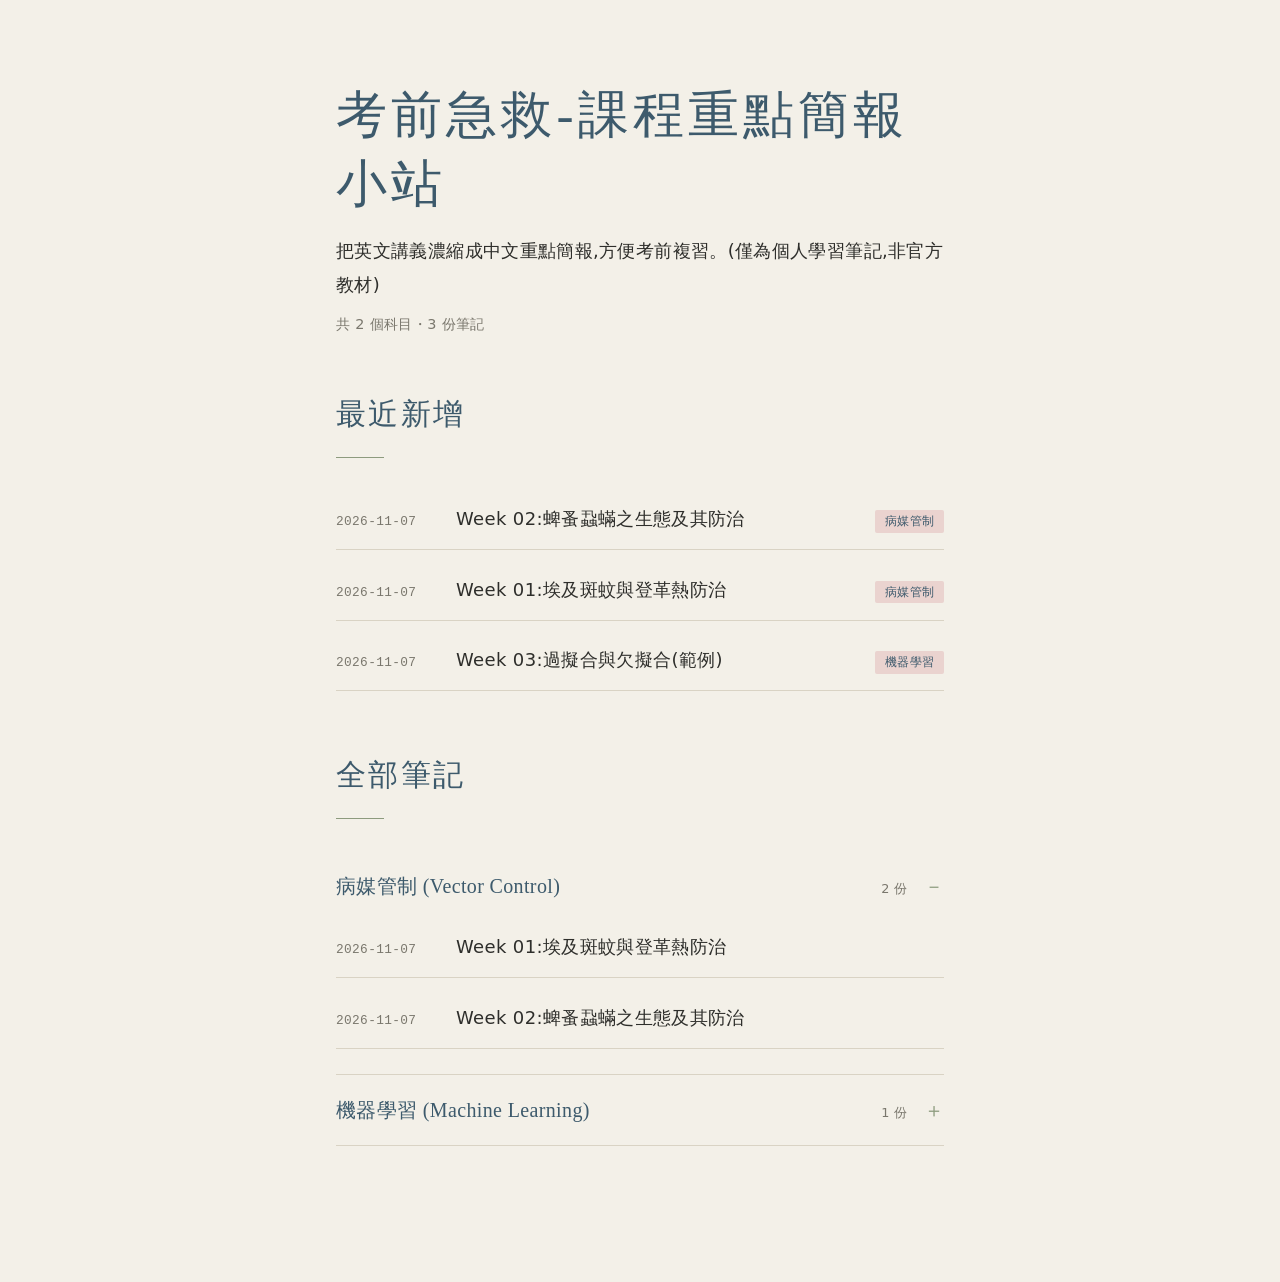
<file: index.html>
<!DOCTYPE html>
<html lang="zh-TW">
<head>
  <meta charset="UTF-8">
  <meta name="viewport" content="width=device-width, initial-scale=1">
  <title>考前急救-課程重點簡報小站</title>
  <link rel="stylesheet" href="css/slides.css">
</head>
<body>
  <main class="page">
    <h1>考前急救-課程重點簡報小站</h1>
    <p class="lead">把英文講義濃縮成中文重點簡報,方便考前複習。(僅為個人學習筆記,非官方教材)</p>
    <p class="stats">共 2 個科目・3 份筆記</p>

    <section class="recent">
      <h2>最近新增</h2>
      <ul class="week-list">
        <li>
          <a href="subjects/vector-control/week-02-intro.html">
            <span class="date">2026-11-07</span>
            <span class="title">Week 02:蜱蚤蝨蟎之生態及其防治</span>
            <span class="tag">病媒管制</span>
          </a>
        </li>
        <li>
          <a href="subjects/vector-control/week-01-intro.html">
            <span class="date">2026-11-07</span>
            <span class="title">Week 01:埃及斑蚊與登革熱防治</span>
            <span class="tag">病媒管制</span>
          </a>
        </li>
        <li>
          <a href="subjects/machine-learning/week-03-overfitting.html">
            <span class="date">2026-11-07</span>
            <span class="title">Week 03:過擬合與欠擬合(範例)</span>
            <span class="tag">機器學習</span>
          </a>
        </li>
      </ul>
    </section>

    <section class="all-notes">
      <h2>全部筆記</h2>

      <details class="subject" open>
        <summary>病媒管制 (Vector Control)<span class="count">2 份</span></summary>
        <ul class="week-list">
          <li>
            <a href="subjects/vector-control/week-01-intro.html">
              <span class="date">2026-11-07</span>
              <span class="title">Week 01:埃及斑蚊與登革熱防治</span>
            </a>
          </li>
          <li>
            <a href="subjects/vector-control/week-02-intro.html">
              <span class="date">2026-11-07</span>
              <span class="title">Week 02:蜱蚤蝨蟎之生態及其防治</span>
            </a>
          </li>
        </ul>
      </details>

      <details class="subject">
        <summary>機器學習 (Machine Learning)<span class="count">1 份</span></summary>
        <ul class="week-list">
          <li>
            <a href="subjects/machine-learning/week-03-overfitting.html">
              <span class="date">2026-11-07</span>
              <span class="title">Week 03:過擬合與欠擬合(範例)</span>
            </a>
          </li>
        </ul>
      </details>
    </section>
  </main>
</body>
</html>
</file>
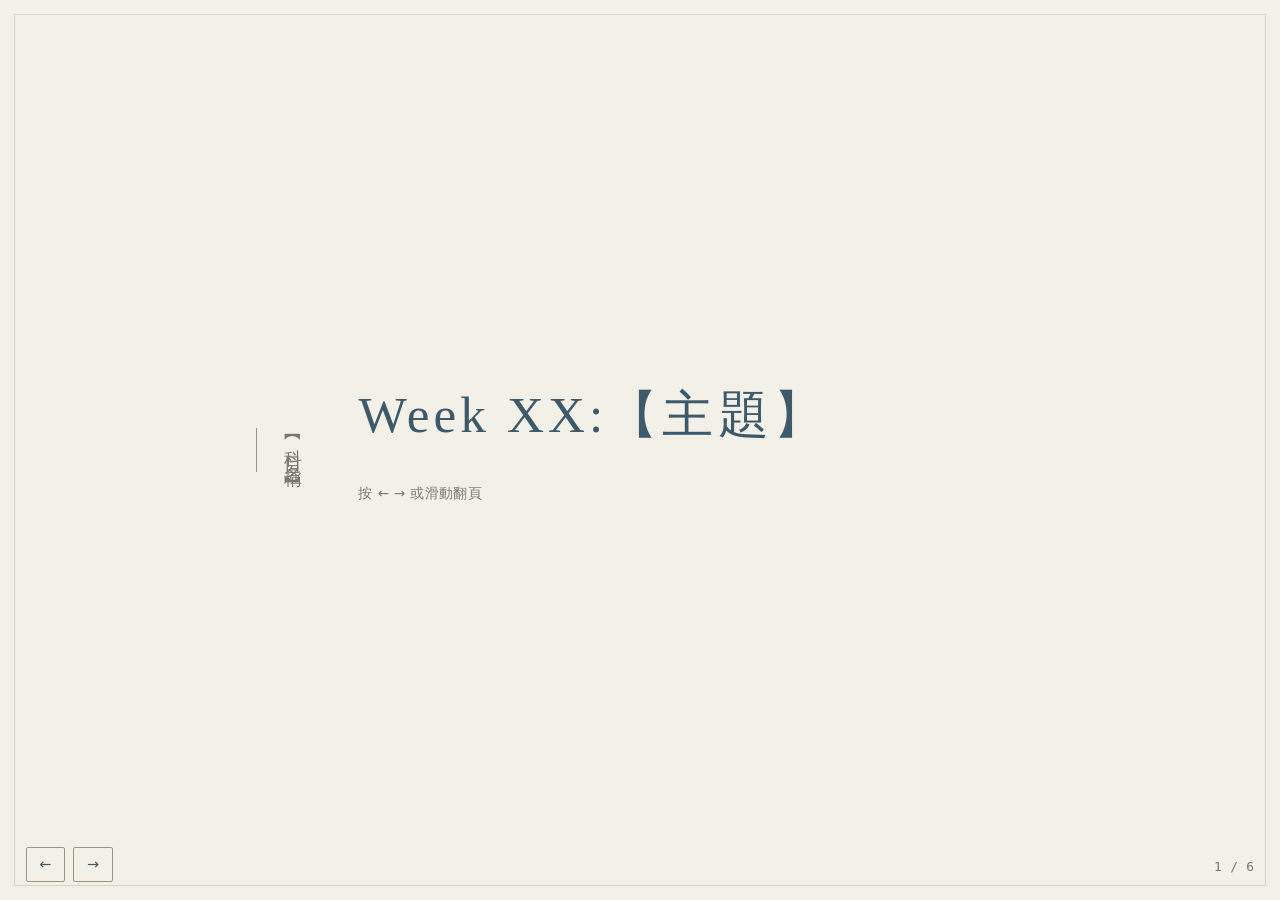
<file: subjects/_template.html>
<!DOCTYPE html>
<html lang="zh-TW">
<head>
  <meta charset="UTF-8">
  <meta name="viewport" content="width=device-width, initial-scale=1">
  <title>【科目】Week XX【主題】｜課程重點簡報</title>
  <link rel="stylesheet" href="../../css/slides.css">
</head>
<body>

  <section class="slide cover">
    <div class="titles">
      <h1>Week XX:【主題】</h1>
      <p class="hint">按 ← → 或滑動翻頁</p>
    </div>
    <p class="course">【科目名稱】</p>
  </section>

  <section class="slide">
    <h2>本週學習目標</h2>
    <ul>
      <li>【】</li>
    </ul>
    <span class="source">原 PPT p.【】</span>
  </section>

  <section class="slide concept">
    <h2>【概念名稱】(English Term)</h2>
    <ul>
      <li>【】</li>
    </ul>
    <span class="source">原 PPT p.【】–【】</span>
  </section>

  <section class="slide">
    <h2>術語表</h2>
    <table>
      <tr><th>English</th><th>中文</th><th>一句話解釋</th></tr>
      <tr><td>【】</td><td>【】</td><td>【】</td></tr>
    </table>
  </section>

  <!-- 有圖版型:需要附圖時,把概念投影片改成這個格式(見 CLAUDE.md 第 6 節) -->
  <!--
  <section class="slide concept with-figure">
    <h2>【概念名稱】</h2>
    <ul><li>【】</li></ul>
    <figure>
      <img src="../../assets/【科目】/week-XX/fig-01.webp" alt="【描述圖片內容】" loading="lazy">
      <figcaption>圖 1:【一句話說明】</figcaption>
    </figure>
    <span class="source">原 PPT p.【】</span>
  </section>
  -->

  <section class="slide must-know">
    <h2>考前必背<span class="seal">必背</span></h2>
    <ol>
      <li>【】</li>
    </ol>
  </section>

  <section class="slide quiz">
    <h2>自我測驗</h2>
    <details>
      <summary>Q1:【問題】</summary>
      <p>【答案】</p>
    </details>
    <p><a href="../../index.html">返回目錄</a></p>
  </section>

  <script src="../../js/slides.js"></script>
</body>
</html>
</file>
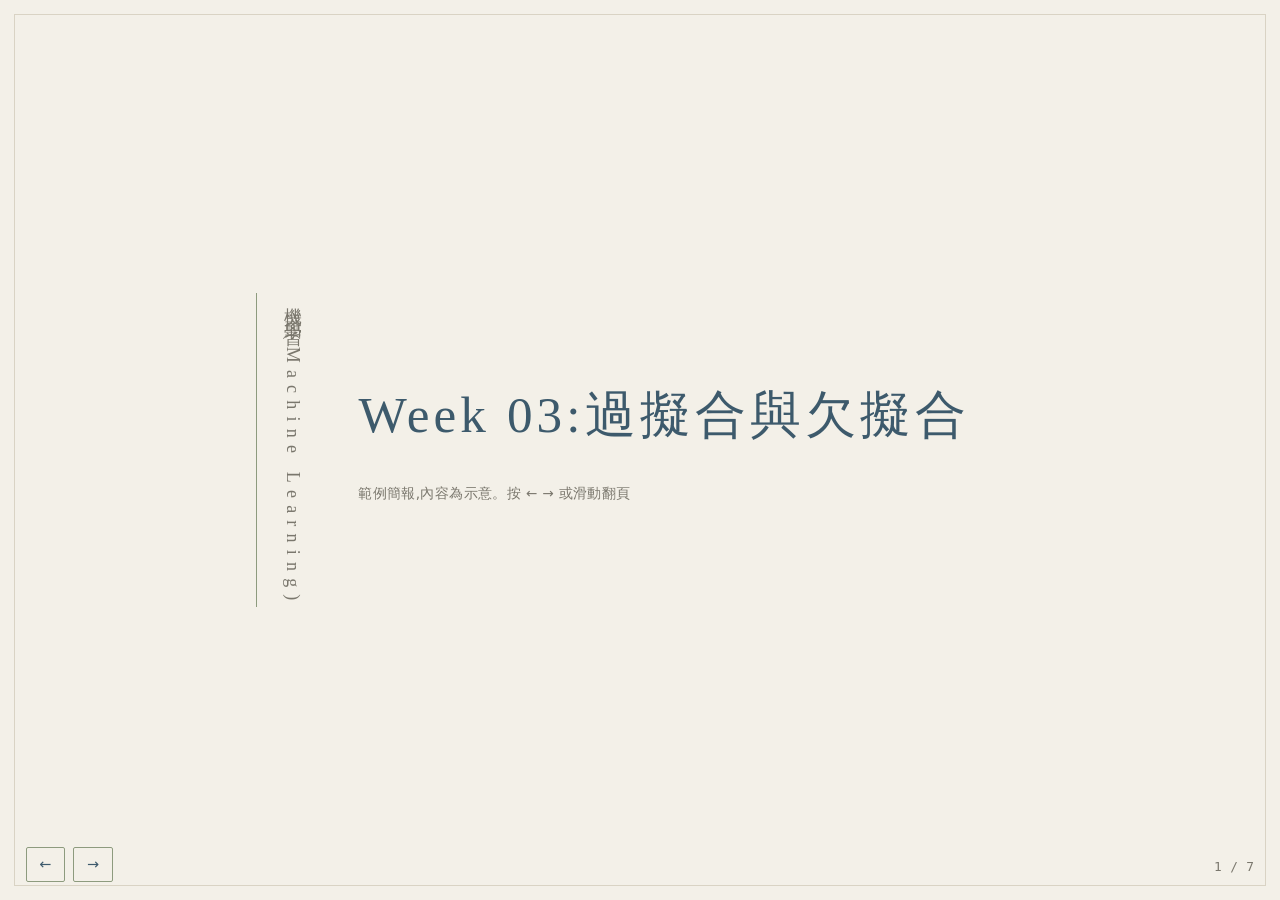
<file: subjects/machine-learning/week-03-overfitting.html>
<!DOCTYPE html>
<html lang="zh-TW">
<head>
  <meta charset="UTF-8">
  <meta name="viewport" content="width=device-width, initial-scale=1">
  <title>機器學習 Week 03 過擬合｜課程重點簡報</title>
  <link rel="stylesheet" href="../../css/slides.css">
</head>
<body>

  <section class="slide cover">
    <div class="titles">
      <h1>Week 03:過擬合與欠擬合</h1>
      <p class="hint">範例簡報,內容為示意。按 ← → 或滑動翻頁</p>
    </div>
    <p class="course">機器學習 (Machine Learning)</p>
  </section>

  <section class="slide">
    <h2>本週學習目標</h2>
    <ul>
      <li>分辨過擬合 (Overfitting) 與欠擬合 (Underfitting)</li>
      <li>能由訓練與驗證誤差判斷模型狀態</li>
      <li>認識常見的解決方法</li>
    </ul>
    <span class="source">原 PPT p.2–3</span>
  </section>

  <section class="slide concept with-figure">
    <h2>過擬合 (Overfitting)</h2>
    <ul>
      <li>定義:模型連訓練資料的雜訊都學進去,新資料表現變差</li>
      <li>徵兆:訓練誤差很低,驗證誤差很高</li>
      <li>成因:模型太複雜、資料太少</li>
    </ul>
    <figure>
      <img src="../../assets/machine-learning/week-03/fig-01.svg" alt="散點圖:紅色折線穿過每個資料點代表過擬合,綠色平滑曲線代表適當的模型" loading="lazy">
      <figcaption>圖 1:過擬合的模型會緊貼每個訓練點(示意圖,自行繪製)</figcaption>
    </figure>
    <span class="source">原 PPT p.12–25</span>
  </section>

  <section class="slide">
    <h2>三種狀態比較</h2>
    <table>
      <tr><th></th><th>欠擬合</th><th>適當</th><th>過擬合</th></tr>
      <tr><td>訓練誤差</td><td>高</td><td>低</td><td>很低</td></tr>
      <tr><td>驗證誤差</td><td>高</td><td>低</td><td>高</td></tr>
      <tr><td>模型複雜度</td><td>太低</td><td>剛好</td><td>太高</td></tr>
    </table>
    <span class="source">原 PPT p.26–30</span>
  </section>

  <section class="slide">
    <h2>術語表</h2>
    <table>
      <tr><th>English</th><th>中文</th><th>一句話解釋</th></tr>
      <tr><td>Regularization</td><td>正規化</td><td>對模型複雜度加上懲罰</td></tr>
      <tr><td>Early Stopping</td><td>提早停止</td><td>驗證誤差開始上升就停止訓練</td></tr>
    </table>
    <span class="source">原 PPT p.31–45</span>
  </section>

  <section class="slide must-know">
    <h2>考前必背<span class="seal">必背</span></h2>
    <ol>
      <li>過擬合 = 訓練好、測試差</li>
      <li>解法:增加資料、降低複雜度、Regularization、Early Stopping</li>
      <li>訓練、驗證、測試集用途不可混用</li>
    </ol>
  </section>

  <section class="slide quiz">
    <h2>自我測驗</h2>
    <details>
      <summary>Q1:訓練誤差 2%、驗證誤差 25%,可能發生什麼問題?</summary>
      <p>過擬合。模型記住了訓練資料,無法泛化到新資料。</p>
    </details>
    <p><a href="../../index.html">返回目錄</a></p>
  </section>

  <script src="../../js/slides.js"></script>
</body>
</html>
</file>
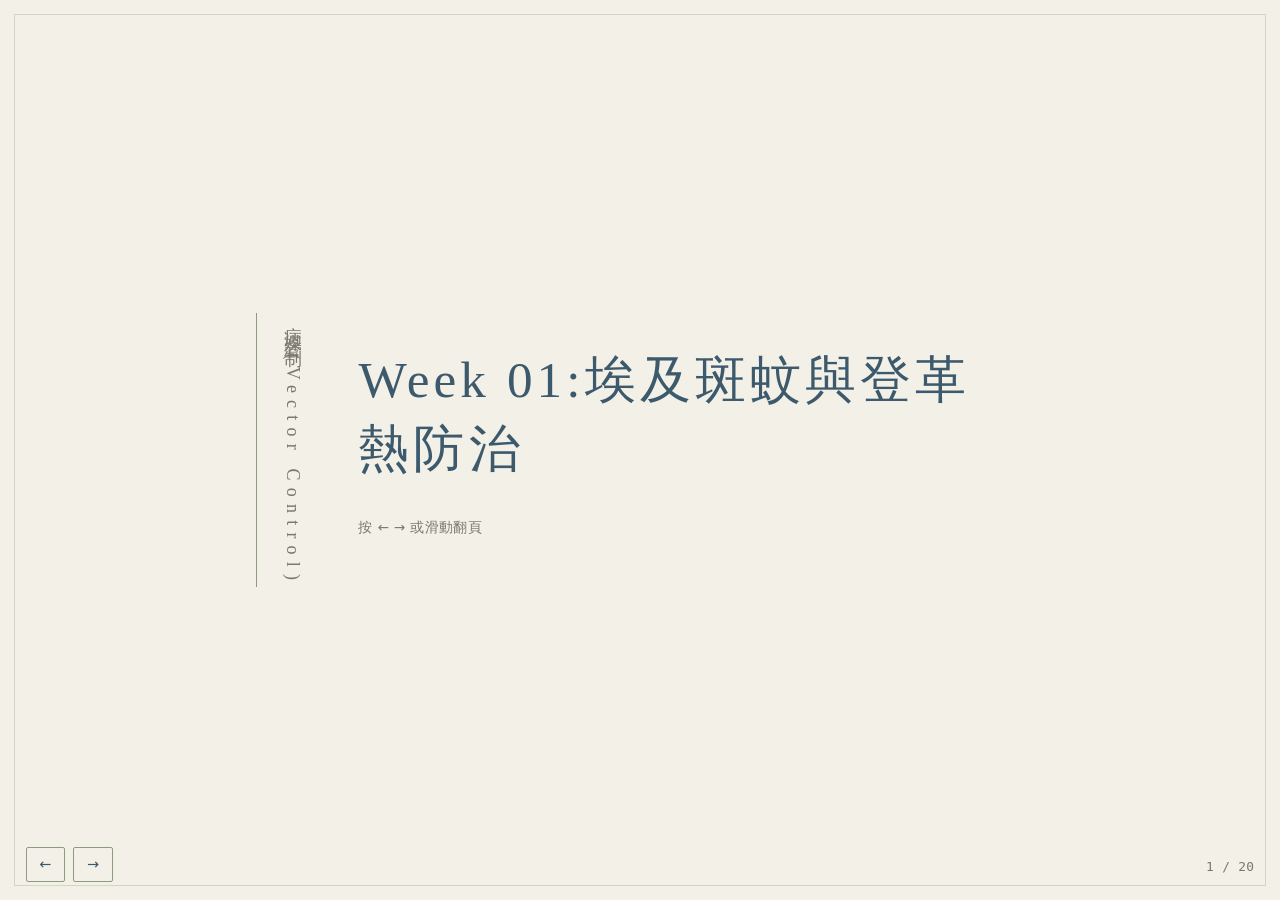
<file: subjects/vector-control/week-01-intro.html>
<!DOCTYPE html>
<html lang="zh-TW">
<head>
  <meta charset="UTF-8">
  <meta name="viewport" content="width=device-width, initial-scale=1">
  <title>病媒管制 Week 01 埃及斑蚊與登革熱防治｜課程重點簡報</title>
  <link rel="stylesheet" href="../../css/slides.css">
</head>
<body>

  <!-- 1 封面 -->
  <section class="slide cover">
    <div class="titles">
      <h1>Week 01:埃及斑蚊與登革熱防治</h1>
      <p class="hint">按 ← → 或滑動翻頁</p>
    </div>
    <p class="course">病媒管制 (Vector Control)</p>
  </section>

  <!-- 2 學習目標 -->
  <section class="slide">
    <h2>本週學習目標</h2>
    <ul>
      <li>說明傳統防治的侷限與新策略的需求</li>
      <li>比較基因改造蚊的 effector 與 driver gene</li>
      <li>理解登革病毒機械性傳播及其證據</li>
      <li>說明 Wolbachia、CI 與抑制型、取代型差異</li>
      <li>了解國際成效與台灣推動的挑戰</li>
    </ul>
    <span class="source">原 PPT p.2–98、101–174</span>
  </section>

  <!-- 3 背景與傳統防治 -->
  <section class="slide concept">
    <h2>背景與傳統防治的侷限</h2>
    <ul>
      <li>登革熱:RNA 病毒,由 Aedes 蚊傳播;每年感染逾 1 億人、死亡逾 5 萬人 (待確認)</li>
      <li>登革病毒有 4 種血清型 (DEN1–4),皆可造成完整病程</li>
      <li>病媒:埃及斑蚊 (Aedes aegypti)、白線斑蚊 (Aedes albopictus)</li>
      <li>噴藥除蚊:蚊子產生抗藥性,且影響非目標物種</li>
      <li>孳生源清除 (Source reduction) 為基本做法,但尚無藥物與疫苗</li>
    </ul>
    <!-- TODO: fig-01 原 PPT p.5(精確結構:埃及斑蚊/白線斑蚊,待提供裁切圖)
    把本張改為 class="slide concept with-figure" 並加入:
    <figure>
      <img src="../../assets/vector-control/week-01/fig-01.webp" alt="埃及斑蚊與白線斑蚊外觀比較" loading="lazy">
      <figcaption>圖 1:兩種主要病媒蚊的外觀差異</figcaption>
    </figure> -->
    <span class="source">原 PPT p.2–8(圖見原 PPT p.5)</span>
  </section>

  <!-- 4 基因改造策略總覽 -->
  <section class="slide concept with-figure">
    <h2>基因改造策略總覽:合成抗病原蚊群</h2>
    <ul>
      <li>目標:使野生蚊群逐代轉為不傳播疾病的族群</li>
      <li>需要兩部分:效應基因 (Effector gene) 與基因驅動 (Driver gene)</li>
      <li>Effector gene:賦予病毒抗性;Driver gene:把它散播進族群</li>
      <li>解法:將病原抗性連結到自私遺傳元件 (Selfish genetic element)</li>
      <li>Effector 兩條路線:針對登革基因體或蚊基因、改變尋宿行為</li>
    </ul>
    <figure>
      <img src="../../assets/vector-control/week-01/fig-02.svg" alt="示意圖:帶病原抗性的自私遺傳元件加上傳播疾病的野生族群,經過數個世代後族群轉為不傳播疾病" loading="lazy">
      <figcaption>圖 2:合成抗病原蚊群的概念(示意圖)</figcaption>
    </figure>
    <span class="source">原 PPT p.9–12、25、37、46</span>
  </section>

  <!-- 5 Effector 1:miRNA -->
  <section class="slide concept">
    <h2>Effector ①:抗病毒 microRNA 蚊</h2>
    <ul>
      <li>以多個 microRNA 同時抑制單一或多個登革病毒基因體</li>
      <li>microRNA 由血餐誘導啟動子 (Blood meal induced promoter) 驅動</li>
      <li>抗四型登革的「all in one 8-miR」轉基因蚊,具抗 DENV 表現型</li>
      <li>Aedes 為登革、屈公病 (CHIKV)、Zika 三種病毒的主要病媒</li>
      <li>同一策略延伸至 anti-CHIKV 與 anti-ZIKV 蚊,後者可阻止病毒傳播</li>
    </ul>
    <span class="source">原 PPT p.13–24</span>
  </section>

  <!-- 6 Effector 1:GCTL-3 -->
  <section class="slide concept">
    <h2>Effector ①:C 型凝集素 GCTL-3</h2>
    <ul>
      <li>C-type lectin:具糖結合活性,參與先天免疫與病毒致病</li>
      <li>埃及斑蚊基因體中有 27 個 C-type lectin 蛋白</li>
      <li>敲低 mosGCTL-3 可抑制四型登革複製,且可與 DENV-2 交互作用</li>
      <li>以 CRISPR/Cas9 製作 GCTL3 突變蚊,用 eGFP 標記篩選</li>
      <li>突變蚊血餐後第 7 天,DENV 病毒量下降</li>
    </ul>
    <span class="source">原 PPT p.26–36</span>
  </section>

  <!-- 7 Effector 2:尋宿行為 -->
  <section class="slide concept">
    <h2>Effector ②:改變尋宿行為</h2>
    <ul>
      <li>蚊子以氣味找人;indole 天然存在於人類糞便</li>
      <li>OBP4 對 indole 親和力高於 OBP1,兩者共位於感覺毛 (Sensilla)</li>
      <li>OBP1、OBP4 對 Anopheles gambiae 感知 indole 同樣重要</li>
      <li>於埃及斑蚊敲除 OBP (OBP1、OBP34、OBP39),影響尋宿行為</li>
      <li>以自動記錄裝置量化尋宿行為,人工環境可重現</li>
    </ul>
    <span class="source">原 PPT p.38–45</span>
  </section>

  <!-- 8 Medea -->
  <section class="slide concept with-figure">
    <h2>基因驅動:Medea</h2>
    <ul>
      <li>Medea:赤擬穀盜 (Tribolium castaneum) 的天然母體自私元件</li>
      <li>非孟德爾遺傳:後代遺傳率 100%(孟德爾為 50%)</li>
      <li>合成 Medea:母體毒素 microRNA 阻斷必要基因,胚胎期表現解藥</li>
      <li>三要素:母體啟動子、早期合子啟動子、毒素與解藥的標的基因</li>
      <li>以 Drosophila 資料定義母體專一基因,並以 shRNAi 靶向 Dah</li>
    </ul>
    <figure>
      <img src="../../assets/vector-control/week-01/fig-03.svg" alt="示意圖:母體毒素於卵發生期阻斷必要基因,帶合子解藥基因的胚胎存活,不帶者死亡" loading="lazy">
      <figcaption>圖 3:Medea 的毒素與解藥概念(示意圖,待確認)</figcaption>
    </figure>
    <span class="source">原 PPT p.47–57</span>
  </section>

  <!-- 9 機械傳播原理 -->
  <section class="slide concept">
    <h2>機械性傳播的原理 (Mechanical transmission)</h2>
    <ul>
      <li>病原傳播途徑:接觸、飛沫、空氣、病媒 (昆蟲)</li>
      <li>生物性病媒 (Biological vector):病原在其體內參與生活史</li>
      <li>機械性病媒 (Mechanical vector):僅攜帶並傳遞病原</li>
      <li>蚊子口器 (Proboscis) 有雙向液體交換</li>
      <li>已知機械傳播:fowl pox、myxomatosis;登革病毒呢?</li>
    </ul>
    <!-- TODO: fig-04 原 PPT p.63(精確結構:蚊子口器剖面,待提供裁切圖)
    把本張改為 class="slide concept with-figure" 並加入:
    <figure>
      <img src="../../assets/vector-control/week-01/fig-04.webp" alt="蚊子口器與液體交換方向示意" loading="lazy">
      <figcaption>圖 4:蚊子口器構造</figcaption>
    </figure> -->
    <span class="source">原 PPT p.58–64(圖見原 PPT p.63)</span>
  </section>

  <!-- 10 EIP 與群聚 -->
  <section class="slide concept with-figure">
    <h2>EIP 與群聚現象</h2>
    <ul>
      <li>台灣 2014、2015 年兩次大流行;TW2015 株毒力與蚊媒傳播力皆高</li>
      <li>理論:EIP 8–12 天 + IIP 3–14 天,人傳人需 11–26 天</li>
      <li>理論上群聚間隔至少 11 天;實際 85% 相隔不到 5 天</li>
      <li>理論上群聚應多在 100 m 內,實際僅 67/397 (16%)</li>
      <li>田間捕獲的埃及斑蚊,登革陽性率僅 0.5–2%</li>
    </ul>
    <figure>
      <img src="../../assets/vector-control/week-01/fig-05.svg" alt="示意圖:感染者被蚊叮咬後,經蚊體內 EIP 8 至 12 天,再叮咬另一人,人體內 IIP 3 至 14 天" loading="lazy">
      <figcaption>圖 5:EIP 與 IIP 的時間關係(示意圖)</figcaption>
    </figure>
    <figure>
      <img src="../../assets/vector-control/week-01/fig-06.svg" alt="示意圖:三個群聚的房屋落在半徑 100 公尺的範圍內" loading="lazy">
      <figcaption>圖 6:理論上群聚多落在 100 m 內(示意圖)</figcaption>
    </figure>
    <span class="source">原 PPT p.65–83</span>
  </section>

  <!-- 11 機械傳播實驗與模型 -->
  <section class="slide concept">
    <h2>機械傳播的實驗與模型</h2>
    <ul>
      <li>TW2015 DENV 可經共用針具在 AGB6 小鼠間傳播</li>
      <li>被 DENV 暴露的埃及斑蚊叮咬 4 次可感染小鼠,最少僅需 2 次</li>
      <li>口器 (Proboscis) 殘留的 DENV 可介導機械傳播</li>
      <li>數學模型比較「僅標準傳播」與「標準 + 機械傳播」</li>
      <li>結論:EIP 可能非必要;機制或適用 Zika、瘧疾</li>
    </ul>
    <span class="source">原 PPT p.84–98</span>
  </section>

  <!-- 12 台灣流行病學與 WHO 工具 -->
  <section class="slide concept">
    <h2>台灣流行病學與 WHO 評估工具</h2>
    <ul>
      <li>南部為埃及斑蚊主要棲地,主要傳播登革與 Zika</li>
      <li>1998–2016:78,022 例中約 96% 來自南部三市</li>
      <li>1998–2018:98.4% 來自南部三縣市;2018 年 92% 非南部</li>
      <li>WHO 於 2016 年 3 月審查五種病媒控制工具</li>
      <li>五種:Wolbachia、OX513A、昆蟲不育技術、媒介陷阱、毒糖餌</li>
    </ul>
    <!-- TODO: fig-07 原 PPT p.101(精確結構:台灣南部地圖,待提供裁切圖,可選)
    把本張改為 class="slide concept with-figure" 並加入:
    <figure>
      <img src="../../assets/vector-control/week-01/fig-07.webp" alt="台灣南部三市登革熱病例分布地圖" loading="lazy">
      <figcaption>圖 7:登革熱病例集中於南部三市</figcaption>
    </figure> -->
    <span class="source">原 PPT p.101–105(圖見原 PPT p.101)</span>
  </section>

  <!-- 13 Wolbachia 與 CI -->
  <section class="slide concept with-figure">
    <h2>沃爾巴克氏體 (Wolbachia) 與 CI</h2>
    <ul>
      <li>天然存在的細菌,生活在昆蟲細胞內</li>
      <li>約 60% 昆蟲種類帶有;埃及斑蚊本身沒有</li>
      <li>經卵傳給後代;對人類、動物與環境安全</li>
      <li>效應:抗病毒、縮短宿主壽命、調控生殖 (細胞質不相容性 CI)</li>
      <li>不是基因改造、不是不孕雄蚊釋放、不是物種根除</li>
    </ul>
    <figure>
      <img src="../../assets/vector-control/week-01/fig-08.svg" alt="示意圖:雄蚊帶 Wolbachia、雌蚊不帶時胚胎無法孵化,其餘三種交配組合正常孵化" loading="lazy">
      <figcaption>圖 8:細胞質不相容性 (CI) 的交配組合(示意圖)</figcaption>
    </figure>
    <span class="source">原 PPT p.107–111、154、167</span>
  </section>

  <!-- 14 兩種策略與量產 -->
  <section class="slide concept with-figure">
    <h2>兩種防治策略與蚊子量產</h2>
    <ul>
      <li>族群抑制 (Suppression):僅釋放帶菌雄蚊,與野生雌蚊交配無子代</li>
      <li>族群取代 (Replacement):雌雄皆釋放,逐漸取代野生族群</li>
      <li>抑制型需雌雄分離:利用公母蛹性腺發育時間差,X 光破壞雌性性腺</li>
      <li>雌蛹比雄蛹大;分選法含蛹大小、成蚊型態、基因標記</li>
      <li>新加坡 2016–2019 自行開發量產機器與技術</li>
    </ul>
    <figure>
      <img src="../../assets/vector-control/week-01/fig-09.svg" alt="示意圖:持續釋放帶 Wolbachia 雄蚊,蚊群數量隨時間下降" loading="lazy">
      <figcaption>圖 9:族群抑制的蚊群變化(示意圖)</figcaption>
    </figure>
    <figure>
      <img src="../../assets/vector-control/week-01/fig-10.svg" alt="示意圖:野生型比例隨時間下降,帶 Wolbachia 族群比例上升並取代野生型" loading="lazy">
      <figcaption>圖 10:族群取代的族群比例變化(示意圖)</figcaption>
    </figure>
    <span class="source">原 PPT p.114–119、123、141、153</span>
  </section>

  <!-- 15 全球成效 -->
  <section class="slide concept">
    <h2>全球實證成效</h2>
    <ul>
      <li>美國 (2017, Google Verily, 加州):族群抑制達 95% suppression</li>
      <li>新加坡:登革陽性率 21% → 6%,保護效力 71–72%</li>
      <li>新加坡成效各年齡性別皆有,可持續至 24 個月</li>
      <li>世界蚊子計畫 (WMP) 推動取代型;澳洲、印尼日惹皆有計畫</li>
      <li>取代型試驗:wMel 盛行率中位數 95.8%,病例降 77%、住院降 86%</li>
    </ul>
    <span class="source">原 PPT p.125、152、155–161</span>
  </section>

  <!-- 16 台灣現況與挑戰 -->
  <section class="slide concept">
    <h2>台灣現況與挑戰</h2>
    <ul>
      <li>已建立技術平台與田間測試場域;品系為 wAlbB-TW</li>
      <li>wAlbB-TW 感染株具 CI,且可抑制登革病毒</li>
      <li>釋放感染雄蚊比例愈高,卵孵化率愈低(依圖趨勢)</li>
      <li>六大挑戰:法規、型別與產地、量產、噴藥整合、社區接受、成效證明</li>
      <li>需從研究計畫走向國家級 Wolbachia 防治計畫</li>
    </ul>
    <span class="source">原 PPT p.164–170、172、174</span>
  </section>

  <!-- 17 比較表 -->
  <section class="slide">
    <h2>比較表:抑制型 vs 取代型</h2>
    <table>
      <tr><th>項目</th><th>族群抑制 (Suppression)</th><th>族群取代 (Replacement)</th></tr>
      <tr><td>釋放對象</td><td>只釋放帶 Wolbachia 雄蚊</td><td>帶 Wolbachia 雄蚊、雌蚊皆釋放</td></tr>
      <tr><td>原理</td><td>與野生雌蚊交配,無法產生子代</td><td>逐漸將野生族群替換為帶菌族群</td></tr>
      <tr><td>製造</td><td>需雌雄分離</td><td>無需雌雄分離</td></tr>
      <tr><td>成本</td><td>較高</td><td>相對較低</td></tr>
      <tr><td>民眾感受與溝通</td><td>雄蚊不叮人,較不覺得蚊子增加,較易溝通</td><td>(講義未提)</td></tr>
    </table>
    <span class="source">原 PPT p.114–117、153、156</span>
  </section>

  <!-- 18 術語表 -->
  <section class="slide">
    <h2>術語表</h2>
    <table>
      <tr><th>English</th><th>中文</th><th>一句話解釋</th></tr>
      <tr><td>Dengue virus (DENV)</td><td>登革病毒</td><td>RNA 病毒,有 4 種血清型</td></tr>
      <tr><td>Effector gene</td><td>效應基因</td><td>賦予蚊子病毒抗性的基因</td></tr>
      <tr><td>Gene driver</td><td>基因驅動</td><td>讓特定基因在族群中擴散的遺傳元件</td></tr>
      <tr><td>Medea</td><td>Medea 元件</td><td>母體毒素加合子解藥的自私元件</td></tr>
      <tr><td>C-type lectin</td><td>C 型凝集素</td><td>具糖結合活性、參與免疫的蛋白</td></tr>
      <tr><td>Odorant-binding protein (OBP)</td><td>氣味結合蛋白</td><td>協助感知 indole 等氣味,影響尋宿</td></tr>
      <tr><td>Mechanical transmission</td><td>機械性傳播</td><td>病毒殘留口器,不經蚊體內複製即傳給下一宿主</td></tr>
      <tr><td>Extrinsic incubation period (EIP)</td><td>外在潛伏期</td><td>病毒在蚊體內的時間,8–12 天</td></tr>
      <tr><td>Intrinsic incubation period (IIP)</td><td>內在潛伏期</td><td>人體內感染到發病,3–14 天</td></tr>
      <tr><td>Wolbachia</td><td>沃爾巴克氏體</td><td>經卵傳遞的細菌,可降低蚊子傳病能力</td></tr>
      <tr><td>Cytoplasmic incompatibility (CI)</td><td>細胞質不相容性</td><td>帶菌雄蚊與不帶菌雌蚊交配,胚胎無法孵化</td></tr>
      <tr><td>Population suppression</td><td>族群抑制</td><td>釋放帶菌雄蚊,使蚊群下降</td></tr>
      <tr><td>Population replacement</td><td>族群取代</td><td>釋放雌雄帶菌蚊,替換野生族群</td></tr>
    </table>
    <span class="source">原 PPT p.2–174</span>
  </section>

  <!-- 19 考前必背 -->
  <section class="slide must-know">
    <h2>考前必背<span class="seal">必背</span></h2>
    <ol>
      <li>傳統噴藥有抗藥性與非目標物種問題</li>
      <li>合成抗病原蚊群 = effector + driver gene</li>
      <li>Medea = 母體毒素 + 合子解藥,屬 gene driver</li>
      <li>EIP 8–12 天 + IIP 3–14 天 = 11–26 天</li>
      <li>口器殘留 DENV 可機械傳播,2 次叮咬即可</li>
      <li>CI:帶菌雄蚊 × 不帶菌雌蚊 → 無子代</li>
      <li>抑制型成本高、取代型成本低;新加坡保護效力 71–72%</li>
    </ol>
    <span class="source">原 PPT p.9–10、48–49、62、69、88、109、117、152</span>
  </section>

  <!-- 20 自我測驗 -->
  <section class="slide quiz">
    <h2>自我測驗</h2>
    <details>
      <summary>Q1:合成抗病原蚊群需要哪兩個基因部分?</summary>
      <p>效應基因 (Effector gene) 賦予病毒抗性,基因驅動 (Driver gene) 將它散播進族群。(p.10)</p>
    </details>
    <details>
      <summary>Q2:登革病毒理論上人傳人需多久?為何 2015 高雄群聚資料與此矛盾?</summary>
      <p>EIP 8–12 天加 IIP 3–14 天,共 11–26 天;但 85% 的群聚首例與次例相隔不到 5 天。(p.69、79)</p>
    </details>
    <details>
      <summary>Q3:什麼是機械性傳播?小鼠實驗最少需幾次叮咬?</summary>
      <p>病毒殘留於口器、未經蚊體內複製即傳給下一宿主;最少 2 次叮咬即可感染小鼠。(p.88–89)</p>
    </details>
    <details>
      <summary>Q4:CI 發生在哪種交配組合?</summary>
      <p>帶 Wolbachia 的雄蚊與不帶的雌蚊交配,胚胎無法孵化。(p.109、167)</p>
    </details>
    <details>
      <summary>Q5:族群抑制與族群取代各釋放什麼?何者成本較低?</summary>
      <p>抑制只放帶菌雄蚊,成本較高;取代雌雄皆放,成本相對較低。(p.117)</p>
    </details>
    <p><a href="../../index.html">返回目錄</a></p>
  </section>

  <script src="../../js/slides.js"></script>
</body>
</html>
</file>
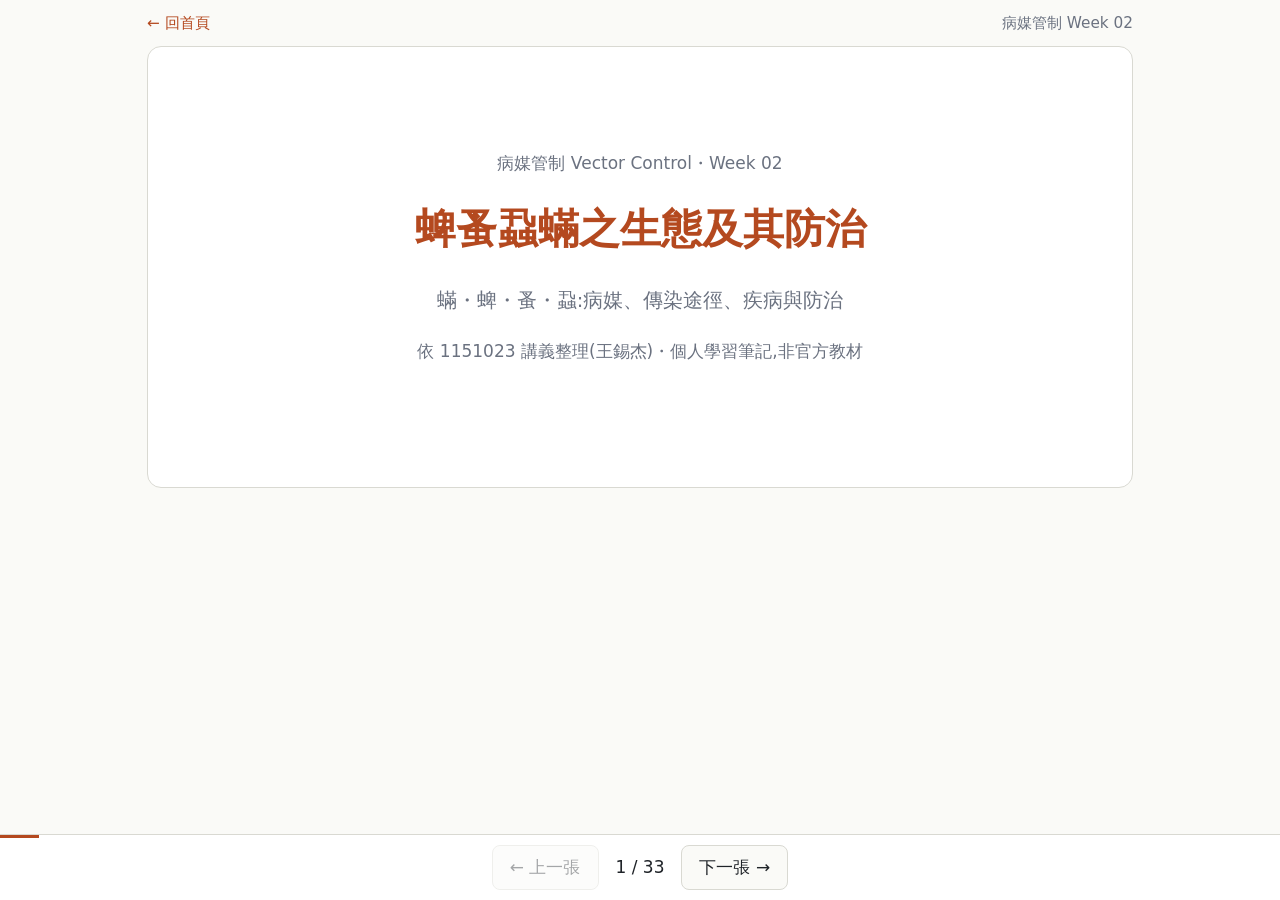
<file: subjects/vector-control/week-02-intro.html>
<!DOCTYPE html>
<html lang="zh-TW">
<head>
<meta charset="UTF-8">
<meta name="viewport" content="width=device-width, initial-scale=1">
<title>Week 02:蜱蚤蝨蟎之生態及其防治|考前急救-課程重點簡報小站</title>
<style>
:root{--bg:#fafaf7;--ink:#1f2328;--muted:#6b7280;--card:#fff;--line:#d9d9d2;--accent:#b4491f;--hl:#fbe9df;--c0:#e8f0fb;--c1:#e9f6ea;--c2:#fdf1d8}
@media (prefers-color-scheme:dark){:root:not([data-theme="light"]){--bg:#16181b;--ink:#e8e8e4;--muted:#9aa0a6;--card:#202327;--line:#3a3e44;--accent:#f0956b;--hl:#3a2a22;--c0:#1f2b3d;--c1:#1f3322;--c2:#3a3220}}
*{box-sizing:border-box}
html,body{margin:0;background:var(--bg);color:var(--ink);font:17px/1.7 "Noto Sans TC","PingFang TC","Microsoft JhengHei",system-ui,sans-serif}
:root{padding-top:env(safe-area-inset-top,0px);padding-bottom:env(safe-area-inset-bottom,0px)}
.top{max-width:60rem;margin:0 auto;padding:.6rem 1rem;display:flex;justify-content:space-between;color:var(--muted);font-size:.9rem}
.top a{color:var(--accent);text-decoration:none}
.deck{max-width:60rem;margin:0 auto;padding:0 1rem 6rem}
.slide{display:none;background:var(--card);border:1px solid var(--line);border-radius:14px;padding:1.6rem 2rem;min-height:26rem}
.slide.on{display:block}
h2{margin:0 0 1rem;font-size:1.6rem;color:var(--accent);line-height:1.35}
ul{margin:0;padding-left:1.3rem}li{margin:.55rem 0}
b{color:var(--accent)}
.has-side .body{display:grid;grid-template-columns:1.1fr 1fr;gap:1.5rem;align-items:start}
.side{display:flex;flex-direction:column;gap:.8rem}
figure{margin:0}figcaption{font-size:.8rem;color:var(--muted);margin-top:.2rem}
.fig img{width:100%;max-height:15rem;object-fit:contain;border-radius:8px;border:1px solid var(--line)}
.fig.missing img{display:none}
.fig.missing::before{content:"圖見原 PPT p." attr(data-p);display:block;padding:2rem 1rem;text-align:center;border:1px dashed var(--line);border-radius:8px;color:var(--muted)}
.diagram svg{width:100%;height:auto}
svg text{fill:var(--ink);font-size:13px}svg .s{fill:var(--muted);font-size:11.5px}
svg .b{fill:var(--card);stroke:var(--line);stroke-width:1.5}svg .hl{fill:var(--hl);stroke:var(--accent)}
svg .c0{fill:var(--c0)}svg .c1{fill:var(--c1)}svg .c2{fill:var(--c2)}
svg .a{stroke:var(--muted);stroke-width:1.6}
.cover{text-align:center;padding-top:5rem}.cover h1{font-size:2.4rem;margin:.5rem 0;color:var(--accent)}
.eyebrow,.meta,.sub{color:var(--muted)}.sub{font-size:1.15rem}
.scroll{overflow-x:auto}table{border-collapse:collapse;width:100%;font-size:.92rem;line-height:1.5}
th,td{border:1px solid var(--line);padding:.5rem .6rem;text-align:left;vertical-align:top}thead th{background:var(--hl)}
tbody th{white-space:nowrap}
.quiz details{border:1px solid var(--line);border-radius:8px;padding:.6rem .9rem;margin:.6rem 0}
.quiz summary{cursor:pointer;font-weight:600}.hint{color:var(--muted)}
.nav{position:fixed;left:0;right:0;bottom:0;background:var(--card);border-top:1px solid var(--line);display:flex;justify-content:center;align-items:center;gap:1rem;padding:.6rem .8rem calc(.6rem + env(safe-area-inset-bottom,0px))}
.nav button{font:inherit;padding:.4rem 1rem;border:1px solid var(--line);border-radius:8px;background:var(--bg);color:var(--ink);cursor:pointer}
.nav button:disabled{opacity:.4;cursor:default}
.bar{position:absolute;left:0;right:0;top:0;height:3px}.bar i{display:block;height:100%;width:0;background:var(--accent)}
@media (max-width:640px){.slide{padding:1.1rem}.has-side .body{grid-template-columns:1fr}h2{font-size:1.3rem}}
@media print{.top,.nav{display:none}.slide{display:block!important;break-inside:avoid;margin-bottom:1rem}}

</style>
</head>
<body>
<header class="top"><a href="../../index.html">← 回首頁</a><span>病媒管制 Week 02</span></header>
<main class="deck" id="deck">
<section class="slide cover" id="s1"><p class="eyebrow">病媒管制 Vector Control・Week 02</p><h1>蜱蚤蝨蟎之生態及其防治</h1><p class="sub">蟎・蜱・蚤・蝨:病媒、傳染途徑、疾病與防治</p><p class="meta">依 1151023 講義整理(王錫杰)・個人學習筆記,非官方教材</p></section>
<section class="slide" id="s2"><h2>學習目標:蟎引起的疾病與病媒</h2><div class="body"><ul><li><b>恙蟲病</b>——恙蟎;<b>疥瘡</b>——疥蟎</li><li><b>過敏</b>——塵蟎;<b>皮膚炎</b>——蠕形蟎</li><li><b>皮膚被叮癢</b>——熱帶禽蟎</li><li>再看蜱、蚤、蝨各自傳播哪些疾病</li><li>每類都問:台灣有哪些病媒?怎麼傳染?有哪些病?怎麼防治?</li></ul></div></section>
<section class="slide has-side" id="s3"><h2>恙蟲病:流行與感染途徑</h2><div class="body"><ul><li>高溫潮濕雜草處,小哺乳動物與恙蟎形成<b>流行島</b> (typhus island)</li><li>恙蟎會<b>經卵傳遞</b>病原體;只有幼蟲叮咬</li><li>幼蟲吸組織液,唾液傳病原;多叮皮膚柔軟處</li><li>人是偶然宿主,<b>不會人傳人</b></li><li>高雄 114 年確定 11 例;柴山每年約 10 多例,5 月高峰</li></ul><div class="side"><figure class="diagram"><svg viewBox="0 0 480 290" role="img" aria-label="恙蟲病傳播循環示意圖"><defs><marker id="ah" viewBox="0 0 10 10" refX="8" refY="5" markerWidth="7" markerHeight="7" orient="auto"><path d="M0 0L10 5L0 10z" fill="var(--muted)"/></marker></defs><rect class="b hl" x="170" y="6" width="140" height="36" rx="8"/><text x="240.0" y="29.0" text-anchor="middle">小型哺乳動物(鼠)</text><rect class="b hl" x="170" y="100" width="140" height="40" rx="8"/><text x="240.0" y="125.0" text-anchor="middle">幼蟎(寄生性)</text><rect class="b " x="170" y="215" width="140" height="40" rx="8"/><text x="240.0" y="240.0" text-anchor="middle">若蟎・成蟎(自由生活)</text><rect class="b " x="8" y="150" width="110" height="40" rx="8"/><text x="63.0" y="175.0" text-anchor="middle">卵(帶病原)</text><rect class="b hl" x="360" y="100" width="112" height="40" rx="8"/><text x="416.0" y="125.0" text-anchor="middle">人(偶然宿主)</text><line class="a" x1="240" y1="44" x2="240" y2="98" marker-end="url(#ah)"/><text class="s" x="288.0" y="71.0" text-anchor="middle">叮咬吸組織液</text><line class="a" x1="240" y1="140" x2="240" y2="213" marker-end="url(#ah)"/><line class="a" x1="170" y1="235" x2="100" y2="192" marker-end="url(#ah)"/><line class="a" x1="70" y1="148" x2="172" y2="128" marker-end="url(#ah)"/><text class="s" x="115.0" y="128.0" text-anchor="middle">經卵傳遞</text><line class="a" x1="312" y1="120" x2="358" y2="120" stroke-dasharray="5 4" marker-end="url(#ah)"/><text class="s" x="416" y="162" text-anchor="middle">不再傳出</text></svg><figcaption>示意圖(依講義文字重繪)</figcaption></figure></div></div></section>
<section class="slide" id="s4"><h2>恙蟲病:病原與臨床</h2><div class="body"><ul><li>病原 <b>Orientia tsutsugamushi</b>:專性細胞內寄生,對四環黴素、氯黴素敏感</li><li>潛伏期 <b>10–12 天</b>(6–21);50–80% 螫口有無痛<b>焦痂</b></li><li>發燒 ≥39℃;第 4–5 天軀幹起疹;頭痛、結膜充血</li><li>致死率 3–60%,老人較高;免疫不持久,可重複感染</li><li>易誤診為感冒;2005 首例死亡為 8 歲女童,就醫要說明旅遊史</li></ul></div></section>
<section class="slide has-side" id="s5"><h2>恙蟎:形態與生活史</h2><div class="body"><ul><li><b>地里恙蟎</b> Leptotrombidium deliense;僅<b>幼蟲</b>(6 足)寄生、為病媒</li><li>若蟲與成蟲(8 足)在地表自由生活</li><li>七期:卵、次卵、幼蟎、前若蟎、次若蟎、三若蟎、成蟎;共 58–76 天</li><li>幼蟲背板 1 塊、感覺毛 1 對;背毛 DS 28–30、腹毛 VS 20–22</li><li><b>外消化</b>取食,口器短;刺吸 30–123 小時,平均 69 小時</li></ul><div class="side"><figure class="fig" data-p="29"><img src="../../assets/vector-control/week-02/fig-01.png" alt="地里恙蟎幼蟲背板與剛毛" loading="lazy" onerror="this.parentNode.classList.add('missing')"><figcaption>地里恙蟎幼蟲背板與剛毛(原 PPT p.29)</figcaption></figure></div></div></section>
<section class="slide" id="s6"><h2>恙蟎:孳生地與防治</h2><div class="body"><ul><li>孳生:潮濕有遮蔭的淺層泥土,溪邊、田埂、草叢;與鼠穴有關</li><li>澎湖:茅草、珊瑚礁牆基部、銀合歡、甘藷與花生田</li><li>個人:紮緊袖口褲管、不坐臥草地、塗 DEET、野外後洗澡擦洗皮膚柔軟處</li><li>環境:每半個月除草;翻土(未擾動恙蟎指數 173.7 vs 41.6);滅鼠</li><li>藥劑:雨季多噴,鼠洞周圍 1 m 加量(第滅寧、賽滅寧、撲滅松)</li></ul></div></section>
<section class="slide has-side" id="s7"><h2>疥瘡:病徵與好發部位</h2><div class="body"><ul><li>人疥蟎 Sarcoptes scabiei 約 0.4 mm,鑽入表皮角質層成隧道</li><li>好發:指縫、手腕、腋窩、乳頭、肚臍、外生殖器</li><li>潛伏期:初次感染 <b>2–6 週</b>;曾感染 <b>1–4 天</b></li><li>對疥蟎代謝物過敏→丘疹、劇癢,夜間或溫暖時加劇</li><li>抓破易<b>二次感染</b>(Staphylococcus aureus)</li></ul><div class="side"><figure class="fig" data-p="47"><img src="../../assets/vector-control/week-02/fig-02.png" alt="疥瘡疹子好發部位" loading="lazy" onerror="this.parentNode.classList.add('missing')"><figcaption>疥瘡疹子好發部位(原 PPT p.47)</figcaption></figure></div></div></section>
<section class="slide" id="s8"><h2>疥瘡:結痂型與診斷</h2><div class="body"><ul><li><b>結痂型(挪威)疥瘡</b>:好發於免疫低下或感覺障礙者</li><li>手腳乾燥鱗屑厚痂,蟲數可達數千,搔癢輕微或無</li><li>皮屑可帶蟲飛散,傳染力強;院所、護理之家易群聚</li><li>易誤診為濕疹;看病徵(紅疹分布、洞穴)只能推測</li><li>確診:洞穴刮屑加 <b>20% KOH</b>,顯微鏡找到蟎</li></ul></div></section>
<section class="slide has-side" id="s9"><h2>疥蟎:形態、生活史、防治</h2><div class="body"><ul><li>人疥蟎近圓形、乳白色;雄 200–235 µm、雌 330–450 µm</li><li>雌蟲背面有錐形與棒狀短刺;無眼、無氣門</li><li>卵、幼蟲、若蟲、成蟲 4 期;一代 10–14 天;離宿主 2 日死亡</li><li><b>直接接觸</b>(含性接觸)傳染,被褥次之;動物疥蟎不能在人體繁殖</li><li>藥:benzyl benzoate、permethrin、ivermectin;7–10 天重複;<b>全體同治</b></li></ul><div class="side"><figure class="fig" data-p="58"><img src="../../assets/vector-control/week-02/fig-03.png" alt="人疥蟎雌蟲背面" loading="lazy" onerror="this.parentNode.classList.add('missing')"><figcaption>人疥蟎雌蟲背面(原 PPT p.58)</figcaption></figure><figure class="fig" data-p="59"><img src="../../assets/vector-control/week-02/fig-04.png" alt="人疥蟎雄蟲腹面" loading="lazy" onerror="this.parentNode.classList.add('missing')"><figcaption>人疥蟎雄蟲腹面(原 PPT p.59)</figcaption></figure></div></div></section>
<section class="slide has-side" id="s10"><h2>塵蟎:過敏原、疾病、形態</h2><div class="body"><ul><li>兒童呼吸道過敏原前三:歐洲室塵蟎、美洲室塵蟎、熱帶無爪蟎</li><li>五種:前三者加腐食酪蟎、普通肉食蟎;分泌物、排泄物、蟲體皆致敏</li><li>致病:氣喘、過敏性鼻炎、蕁麻疹、異位性皮膚炎</li><li>成蟎 170–500 µm,足四對,皮紋細密</li><li>雌雄:美洲室塵蟎雄蟲第 1 對足粗壯、第 4 對細長,具肛吸盤</li></ul><div class="side"><figure class="fig" data-p="75"><img src="../../assets/vector-control/week-02/fig-05.png" alt="美洲室塵蟎雄蟲" loading="lazy" onerror="this.parentNode.classList.add('missing')"><figcaption>美洲室塵蟎雄蟲(原 PPT p.75)</figcaption></figure></div></div></section>
<section class="slide" id="s11"><h2>塵蟎:生活史與防治</h2><div class="body"><ul><li>卵、幼蟎、三期若蟎、成蟎;溫度高發育快,濕度低存活率低</li><li>高濕(70–90%)蟎多;台灣高峰 4–5 月、10–11 月</li><li>棲息:床墊最多,其次棉被、枕頭;食皮屑與黴菌</li><li><b>WHO 標準</b>:每克塵埃 100 隻或 2 µg Der p 1 即致過敏</li><li>防治:濕度 &lt;50%;每週 60℃ 洗寢具;HEPA 吸塵;防蟎寢具</li></ul></div></section>
<section class="slide has-side" id="s12"><h2>蠕形蟎 (Demodex)</h2><div class="body"><ul><li>寄生毛囊(D. folliculorum)與皮脂腺(D. brevis),頭朝下</li><li>幼蟲、第一齡若蟲 6 足;第二齡若蟲、成蟲 8 足</li><li>好發鼻唇溝、鼻尖、臉頰;致毛囊炎、痤瘡、酒糟鼻、眼腺炎</li><li>宿主專一:人不明顯;犬、山羊、豬嚴重;靠身體接觸傳播</li><li>調查:擠粘法最佳(&gt;膠帶法&gt;擠刮法&gt;刮脂法);防治:正確洗臉、用品專用</li></ul><div class="side"><figure class="fig" data-p="83"><img src="../../assets/vector-control/week-02/fig-06.png" alt="蠕形蟎寄生部位" loading="lazy" onerror="this.parentNode.classList.add('missing')"><figcaption>蠕形蟎寄生部位(原 PPT p.83)</figcaption></figure></div></div></section>
<section class="slide" id="s13"><h2>熱帶禽蟎 (Ornithonyssus bursa)</h2><div class="body"><ul><li>宿主:鴿、麻雀、八哥、斑鳩、藍鵲;離開鳥只僅活 10–21 天</li><li>入侵:陽台、窗台、冷氣平台的鳥巢,沿落地門爬入</li><li>叮咬:夜間劇癢、有蟲爬感,丘疹水泡多在衣物邊緣</li><li>形態:雌 660–707 µm;背板狹長;可能傳西方馬腦炎</li><li>防治:驅鳥清巢、不在鳥出沒處晾曬、全屋吸塵、噴藥</li></ul></div></section>
<section class="slide" id="s14"><h2>蜱:實例與形態</h2><div class="body"><ul><li>台灣叮人實例:金澤革蜱(耳、眼瞼、頸)、龜形花蜱、銳跗硬蜱</li><li>結論:多在山區活動、寵物寄生或境外旅遊(日本)時被叮</li><li><b>硬蜱</b> Ixodidae 看得到顎體;<b>軟蜱</b> Argasidae 看不到</li><li>身體分<b>顎體</b>與<b>軀體</b>兩部分,無頭胸腹之分</li><li>體長 2–10 mm,蜱蟎亞綱最大;吸飽血雌蜱可達 30 mm</li></ul></div></section>
<section class="slide has-side" id="s15"><h2>蜱:口器與宿主辨識</h2><div class="body"><ul><li>口器:螯肢 1 對、鬚肢 1 對、<b>口下板</b> 1 片(具逆齒)</li><li>第 1 對足跗節的<b>哈氏器</b>感測氣味、溫濕度</li><li>辨識宿主:CO₂、氨、乳酸等氣味,及體熱、視覺、振動、聲音</li><li>唾液含抗凝血、麻醉、擴血管、抑制免疫物質</li><li><b>共餵傳播</b>:相鄰的蜱共享唾液產物,病原水平擴散</li></ul><div class="side"><figure class="fig" data-p="115"><img src="../../assets/vector-control/week-02/fig-07.png" alt="蜱口器" loading="lazy" onerror="this.parentNode.classList.add('missing')"><figcaption>蜱口器(原 PPT p.115)</figcaption></figure><figure class="fig" data-p="119"><img src="../../assets/vector-control/week-02/fig-08.png" alt="蜱外部構造標註圖" loading="lazy" onerror="this.parentNode.classList.add('missing')"><figcaption>蜱外部構造標註圖(原 PPT p.119)</figcaption></figure></div></div></section>
<section class="slide has-side" id="s16"><h2>蜱:生活史與寄主型</h2><div class="body"><ul><li>卵、幼蜱、若蜱、成蜱 4 階段,漸進變態;硬蜱僅 1 個若蟲期</li><li><b>一寄主型</b> 約 2%:全程同一宿主(微小扇頭蜱)</li><li><b>二寄主型</b> 約 2%:幼、若同宿主,成蜱換(非洲扇頭蜱)</li><li><b>三寄主型</b> 約 <b>96%</b>:每期換宿主(全溝硬蜱)</li><li>軟蜱:若蟲期 3–7 齡以上,每齡換宿主,為多寄主型</li></ul><div class="side"><figure class="diagram"><svg viewBox="0 0 480 200" role="img" aria-label="一、二、三寄主型比較示意圖"><defs><marker id="ah" viewBox="0 0 10 10" refX="8" refY="5" markerWidth="7" markerHeight="7" orient="auto"><path d="M0 0L10 5L0 10z" fill="var(--muted)"/></marker></defs><text x="8" y="35">一寄主</text><rect class="b c0" x="110" y="10" width="100" height="36" rx="8"/><text x="160.0" y="33.0" text-anchor="middle">幼蜱(宿主A)</text><rect class="b c0" x="222" y="10" width="100" height="36" rx="8"/><text x="272.0" y="33.0" text-anchor="middle">若蜱(宿主A)</text><line class="a" x1="210" y1="28" x2="220" y2="28" marker-end="url(#ah)"/><rect class="b c0" x="334" y="10" width="100" height="36" rx="8"/><text x="384.0" y="33.0" text-anchor="middle">成蜱(宿主A)</text><line class="a" x1="322" y1="28" x2="332" y2="28" marker-end="url(#ah)"/><text x="8" y="95">二寄主</text><rect class="b c0" x="110" y="70" width="100" height="36" rx="8"/><text x="160.0" y="93.0" text-anchor="middle">幼蜱(宿主A)</text><rect class="b c0" x="222" y="70" width="100" height="36" rx="8"/><text x="272.0" y="93.0" text-anchor="middle">若蜱(宿主A)</text><line class="a" x1="210" y1="88" x2="220" y2="88" marker-end="url(#ah)"/><rect class="b c1" x="334" y="70" width="100" height="36" rx="8"/><text x="384.0" y="93.0" text-anchor="middle">成蜱(宿主B)</text><line class="a" x1="322" y1="88" x2="332" y2="88" marker-end="url(#ah)"/><text x="8" y="155">三寄主</text><rect class="b c0" x="110" y="130" width="100" height="36" rx="8"/><text x="160.0" y="153.0" text-anchor="middle">幼蜱(宿主A)</text><rect class="b c1" x="222" y="130" width="100" height="36" rx="8"/><text x="272.0" y="153.0" text-anchor="middle">若蜱(宿主B)</text><line class="a" x1="210" y1="148" x2="220" y2="148" marker-end="url(#ah)"/><rect class="b c2" x="334" y="130" width="100" height="36" rx="8"/><text x="384.0" y="153.0" text-anchor="middle">成蜱(宿主C)</text><line class="a" x1="322" y1="148" x2="332" y2="148" marker-end="url(#ah)"/><text class="s" x="240" y="192" text-anchor="middle">顏色相同=同一個宿主個體;顏色變了=換宿主</text></svg><figcaption>示意圖(依講義文字重繪)</figcaption></figure></div></div></section>
<section class="slide" id="s17"><h2>蜱:分類與台灣蜱種</h2><div class="body"><ul><li>蜱目 Ixodida,全世界約 892 種,分 3 科</li><li>硬蜱科約 707 種;軟蜱科約 190 種;納蜱科僅 1 種</li><li>台灣種數:血蜱屬 12、硬蜱屬 8、花蜱屬 5、扇頭蜱屬 3</li><li>常見種:金澤革蜱、龜形花蜱、豪豬血蜱、銳跗硬蜱、卵形硬蜱</li><li>另有血紅、微小、鐮形扇頭蜱與粒形硬蜱;分布圖見原 PPT p.140</li></ul></div></section>
<section class="slide" id="s18"><h2>蜱媒疾病總覽</h2><div class="body"><ul><li>蜱是僅次於蚊的第二重要病媒</li><li><b>蜱麻痺症</b>:雌蜱唾液毒素致上行性麻痺,非病原體;移除蜱後恢復</li><li>台灣人:萊姆病、SFTS、巴貝氏蟲病、人無形體症、人艾利希體症</li><li>台灣動物:邊蟲病、焦蟲病、萊姆病、艾利希體症、犬肝簇蟲症</li><li>台灣人的蜱媒疾病少,動物的較多</li></ul></div></section>
<section class="slide has-side" id="s19"><h2>萊姆病 (Lyme borreliosis)</h2><div class="body"><ul><li>病原伯氏疏螺旋體;野生鼠為宿主,人是偶然宿主,不人傳人</li><li>病媒:硬蜱屬 Ixodes;小至 1–1.5 mm 的<b>若蜱</b>最易被忽略</li><li><b>跨蟲期傳播</b>,很少經卵;叮咬約 24–48 小時後才釋出菌</li><li>初期 3–30 天出現<b>遊走性紅斑</b>;後期侵犯心臟、神經、關節</li><li>台灣 2007–2020 共 17 例,<b>全為境外移入</b>(美國 11 例)</li></ul><div class="side"><figure class="fig" data-p="149"><img src="../../assets/vector-control/week-02/fig-09.png" alt="遊走性紅斑" loading="lazy" onerror="this.parentNode.classList.add('missing')"><figcaption>遊走性紅斑(原 PPT p.149)</figcaption></figure></div></div></section>
<section class="slide" id="s20"><h2>SFTS 發熱伴血小板減少綜合症</h2><div class="body"><ul><li>病原 SFTS 病毒(班陽病毒屬,單股 RNA);病媒以<b>長角血蜱</b>為主</li><li>傳播:蜱叮咬;或接觸急性期、死亡病患的血液、體液、飛沫</li><li>潛伏期 7–14 天;發燒、血小板與白血球低;重者多重器官衰竭</li><li>致死率:中國 5.88%、日本 18.06%、韓國 21.18%</li><li>台灣列第四類法定傳染病,24 小時內通報;至 115.04 共 3 例</li></ul></div></section>
<section class="slide" id="s21"><h2>巴貝氏蟲病 (焦蟲病)</h2><div class="body"><ul><li>病原:巴貝氏原蟲 Babesia;感染人者有 B. microti、B. divergens 等</li><li>病媒:多為硬蜱(美國肩板硬蜱、歐洲篦子硬蜱、中國長角血蜱)</li><li>潛伏期 1–8 週;健康人輕微,脾臟切除或免疫低下者較重</li><li>症狀:發燒、肌痛、寒顫、血小板低、貧血;美國死亡率 0.57%</li><li>台灣 1994 年嘉義、桃園各 1 例;Giemsa 染色、PCR、倉鼠接種確診</li></ul></div></section>
<section class="slide" id="s22"><h2>無形體症/艾利希體症與蜱咬預防</h2><div class="body"><ul><li>HGA:Anaplasma phagocytophilum;HME:Ehrlichia chaffeensis;潛伏期 5–21 天</li><li>症狀:發燒 97%、頭痛 80%、肌痛;白血球與血小板低、肝指數高</li><li>病媒:HGA 為硬蜱屬;HME 為 Amblyomma americanum;跨蟲期傳播、不經卵</li><li>台灣證據:金門恙蟲病疑似 274 例,31.8% 對 A. phagocytophilum IgG 陽性</li><li>預防:長袖長褲、DEET/Picaridin;返家沐浴檢查;鑷子夾口器輕拉摘除並就醫</li></ul></div></section>
<section class="slide has-side" id="s23"><h2>鼠疫 (Plague)</h2><div class="body"><ul><li>病原 Yersinia pestis(革蘭陰性,雙極濃染);病媒<b>印度鼠蚤</b></li><li>桿菌在蚤前胃增殖成<b>菌栓</b>,蚤吸不到血而反覆叮咬、換宿主</li><li>潛伏期 1–7 天;死亡率腺鼠疫 30–60%,肺鼠疫近 100%</li><li>腺鼠疫經蚤叮或接觸病獸膿液;肺、喉鼠疫經飛沫</li><li>台灣 1948 起無病例;防治:滅鼠、滅蚤、檢疫、預防注射</li></ul><div class="side"><figure class="fig" data-p="191"><img src="../../assets/vector-control/week-02/fig-10.png" alt="鼠疫桿菌在蚤前胃形成菌栓" loading="lazy" onerror="this.parentNode.classList.add('missing')"><figcaption>鼠疫桿菌在蚤前胃形成菌栓(原 PPT p.191)</figcaption></figure></div></div></section>
<section class="slide has-side" id="s24"><h2>地方性斑疹傷寒 (鼠型斑疹傷寒)</h2><div class="body"><ul><li>病原 Rickettsia typhi;病媒印度鼠蚤、貓蚤;宿主溝鼠、亞洲家鼠</li><li>傷口沾到帶菌<b>蚤糞</b>;少數吸入乾燥蚤糞;不人傳人</li><li>蚤一旦感染終身帶菌;人感染後有終身免疫</li><li>潛伏期 1–2 週;頭痛、惡寒、發燒、軀幹斑疹;死亡率 2%</li><li>台灣 2006–2025 年確定病例以台南市最多(57 例)</li></ul><div class="side"><figure class="diagram"><svg viewBox="0 0 480 220" role="img" aria-label="鼠、蚤、人傳播循環示意圖"><defs><marker id="ah" viewBox="0 0 10 10" refX="8" refY="5" markerWidth="7" markerHeight="7" orient="auto"><path d="M0 0L10 5L0 10z" fill="var(--muted)"/></marker></defs><rect class="b hl" x="8" y="20" width="100" height="40" rx="8"/><text x="58.0" y="45.0" text-anchor="middle">鼠(宿主)</text><rect class="b hl" x="190" y="20" width="100" height="40" rx="8"/><text x="240.0" y="45.0" text-anchor="middle">印度鼠蚤</text><rect class="b " x="190" y="150" width="100" height="40" rx="8"/><text x="240.0" y="175.0" text-anchor="middle">貓蚤</text><rect class="b hl" x="372" y="85" width="100" height="40" rx="8"/><text x="422.0" y="110.0" text-anchor="middle">人</text><line class="a" x1="108" y1="40" x2="188" y2="40" marker-end="url(#ah)"/><text class="s" x="148.0" y="32.0" text-anchor="middle">吸血感染</text><line class="a" x1="290" y1="50" x2="372" y2="95" marker-end="url(#ah)"/><text class="s" x="341.0" y="64.5" text-anchor="middle">蚤糞污染</text><line class="a" x1="290" y1="160" x2="374" y2="118" stroke-dasharray="5 4" marker-end="url(#ah)"/><line class="a" x1="240" y1="62" x2="240" y2="148" stroke-dasharray="5 4" marker-end="url(#ah)"/><text class="s" x="300" y="112" text-anchor="start">貓蚤亦可傳</text><text class="s" x="376" y="150" text-anchor="start">叮咬傷口接觸</text><text class="s" x="376" y="166" text-anchor="start">/吸入乾燥蚤糞</text></svg><figcaption>示意圖(依講義文字重繪)</figcaption></figure></div></div></section>
<section class="slide has-side" id="s25"><h2>貓蚤立克次體病與跳蚤鑑定</h2><div class="body"><ul><li>病原 Rickettsia felis;病媒<b>貓蚤</b>;宿主狗、貓、囓齒類等</li><li>台灣首例:2005 年高雄鳳山 27 歲女性,qPCR 與 IFA 確診</li><li>跳蚤:無翅、左右扁平、完全變態,雌雄皆吸血;台灣 34 種</li><li><b>印度鼠蚤</b>:無胸櫛齒與頰櫛齒,中胸側板分二片</li><li><b>貓蚤</b>:有胸櫛齒與頰櫛齒,頭部尖削</li></ul><div class="side"><figure class="fig" data-p="209"><img src="../../assets/vector-control/week-02/fig-11.png" alt="印度鼠蚤" loading="lazy" onerror="this.parentNode.classList.add('missing')"><figcaption>印度鼠蚤(原 PPT p.209)</figcaption></figure><figure class="fig" data-p="211"><img src="../../assets/vector-control/week-02/fig-12.png" alt="貓蚤" loading="lazy" onerror="this.parentNode.classList.add('missing')"><figcaption>貓蚤(原 PPT p.211)</figcaption></figure></div></div></section>
<section class="slide has-side" id="s26"><h2>跳蚤:生活史、叮咬與防治</h2><div class="body"><ul><li>叮咬症:紅腫癢數日,抓破易感染;寵物可致過敏性皮膚炎 (FAD)</li><li>處理:冷敷、薄荷油或綠油精;特別敏感者用 hydrocortisone</li><li>預防:防動物進屋、每天檢查寵物、跳蚤梳、吸塵、DEET</li><li>防治:噴動物棲處殺幼蟲、吸塵、降濕、寵物用低毒藥</li><li><b>滅鼠前先除蚤</b>:鼠死後跳蚤會改叮人,擴大危害</li></ul><div class="side"><figure class="diagram"><svg viewBox="0 0 480 190" role="img" aria-label="跳蚤生活史示意圖"><defs><marker id="ah" viewBox="0 0 10 10" refX="8" refY="5" markerWidth="7" markerHeight="7" orient="auto"><path d="M0 0L10 5L0 10z" fill="var(--muted)"/></marker></defs><rect class="b " x="8" y="75" width="90" height="40" rx="8"/><text x="53.0" y="100.0" text-anchor="middle">成蟲</text><rect class="b " x="130" y="10" width="90" height="40" rx="8"/><text x="175.0" y="35.0" text-anchor="middle">卵</text><rect class="b " x="260" y="75" width="90" height="40" rx="8"/><text x="305.0" y="100.0" text-anchor="middle">幼蟲</text><rect class="b " x="130" y="140" width="90" height="40" rx="8"/><text x="175.0" y="165.0" text-anchor="middle">蛹</text><line class="a" x1="98" y1="85" x2="132" y2="45" marker-end="url(#ah)"/><text class="s" x="85.0" y="49.0" text-anchor="middle">吸血後 1–4 日產卵</text><line class="a" x1="220" y1="30" x2="270" y2="76" marker-end="url(#ah)"/><text class="s" x="267.0" y="51.0" text-anchor="middle">2–12 日</text><line class="a" x1="290" y1="117" x2="222" y2="150" marker-end="url(#ah)"/><text class="s" x="290.0" y="151.5" text-anchor="middle">7–100 日</text><line class="a" x1="130" y1="160" x2="80" y2="117" marker-end="url(#ah)"/><text class="s" x="75.0" y="160.5" text-anchor="middle">1 週–1 年</text><text class="s" x="400" y="95" text-anchor="middle">天數與階段對應</text><text class="s" x="400" y="111" text-anchor="middle">請核對原 PPT p.212</text></svg><figcaption>示意圖(依講義文字重繪)</figcaption></figure></div></div></section>
<section class="slide has-side" id="s27"><h2>蝨:形態、種類、生活史</h2><div class="body"><ul><li>專性寄生昆蟲,約 500 多種;扁平、無翅、刺吸式口器、足端單爪</li><li><b>頭蝨</b>:頭髮;<b>體蝨</b>:衣服接縫、體毛;<b>陰蝨</b>:陰毛、腋毛、睫毛</li><li>頭蝨、體蝨 2–4 mm;陰蝨 1.5–2 mm,螃蟹狀</li><li>雌蝨把卵產在毛髮根部,貼近頭皮</li><li>髮長約每月 1.27 cm,可由蟲卵離頭皮距離推估感染時間</li></ul><div class="side"><figure class="fig" data-p="226"><img src="../../assets/vector-control/week-02/fig-13.png" alt="頭蝨、體蝨、陰蝨" loading="lazy" onerror="this.parentNode.classList.add('missing')"><figcaption>頭蝨、體蝨、陰蝨(原 PPT p.226)</figcaption></figure></div></div></section>
<section class="slide" id="s28"><h2>蝨:疾病與防治</h2><div class="body"><ul><li>三種蝨病都癢:頭蝨(頭接觸、梳子)、體蝨(衣被)、陰蝨(性接觸)</li><li><b>體蝨</b>傳:流行性斑疹傷寒(死亡 10–60%)、戰壕熱、回歸熱</li><li>感染經擠破蝨子或蝨糞污染傷口;治療 doxycycline 等</li><li>頭蝨:專用洗髮乳,8–12 小時後密梳;7–10 天再用藥;同住者同治</li><li>體蝨、陰蝨:55–60℃ 熱水燙洗 30 分鐘;陰蝨剃毛、性伴侶同治</li></ul></div></section>
<section class="slide" id="s29"><h2>比較表:蟎・蜱・蚤・蝨</h2><div class="scroll"><table><thead><tr><th></th><th>病原/疾病</th><th>病媒</th><th>防治重點</th></tr></thead><tbody><tr><th>蟎</th><td>恙蟲病(Orientia tsutsugamushi);疥瘡、過敏、皮膚炎為蟎本身危害</td><td>地里恙蟎幼蟲;疥蟎、塵蟎、蠕形蟎、熱帶禽蟎</td><td>除草翻土滅鼠、DEET;疥瘡全體同治;塵蟎控濕熱洗</td></tr><tr><th>蜱</th><td>萊姆病(Borrelia)、SFTS(病毒)、巴貝氏蟲病(Babesia)、HGA/HME</td><td>硬蜱屬、長角血蜱、扇頭蜱等</td><td>長袖長褲、DEET、鑷子摘除、就醫並說明蜱咬史</td></tr><tr><th>蚤</th><td>鼠疫(Y. pestis)、地方性斑疹傷寒(R. typhi)、貓蚤立克次體病(R. felis)</td><td>印度鼠蚤、貓蚤</td><td>先滅蚤再滅鼠;吸塵降濕;寵物處理</td></tr><tr><th>蝨</th><td>流行性斑疹傷寒(R. prowazekii)、戰壕熱(Bartonella)、回歸熱(Borrelia)</td><td>體蝨(頭蝨、陰蝨造成蝨病)</td><td>55–60℃ 熱水燙洗、專用藥劑、密梳、同住者同治</td></tr></tbody></table></div></section>
<section class="slide" id="s30"><h2>術語表(1/2):蟎類</h2><div class="scroll"><table><thead><tr><th>English</th><th>中文</th><th>一句話解釋</th></tr></thead><tbody><tr><td lang="en">eschar</td><th>焦痂</th><td>恙蟲病螫口的無痛潰瘍</td></tr><tr><td lang="en">typhus island</td><th>流行島</th><td>鼠與恙蟎共同形成的疫區</td></tr><tr><td lang="en">Orientia tsutsugamushi</td><th>恙蟲病立克次體</th><td>專性細胞內寄生的病原</td></tr><tr><td lang="en">transovarial transmission</td><th>經卵傳遞</th><td>病原由母蟎傳到卵</td></tr><tr><td lang="en">external digestion</td><th>外消化</th><td>幼蟲注入唾液,消化組織後再吸</td></tr><tr><td lang="en">crusted scabies</td><th>結痂型疥瘡</th><td>蟲數極多、傳染力強</td></tr><tr><td lang="en">Der p 1</td><th>歐洲室塵蟎主要過敏原</th><td>WHO 閾值 2 µg/g</td></tr><tr><td lang="en">HEPA</td><th>高效濾網</th><td>塵蟎物理防治用吸塵器</td></tr><tr><td lang="en">Demodex</td><th>蠕形蟎</th><td>寄生毛囊與皮脂腺</td></tr><tr><td lang="en">Ornithonyssus bursa</td><th>熱帶禽蟎</th><td>鳥蟎,叮人造成皮膚癢</td></tr></tbody></table></div></section>
<section class="slide" id="s31"><h2>術語表(2/2):蜱、蚤、蝨</h2><div class="scroll"><table><thead><tr><th>English</th><th>中文</th><th>一句話解釋</th></tr></thead><tbody><tr><td lang="en">hypostome</td><th>口下板</th><td>蜱具逆齒,固定於皮膚</td></tr><tr><td lang="en">Haller's organ</td><th>哈氏器</th><td>蜱第 1 對足的感覺器</td></tr><tr><td lang="en">co-feeding</td><th>共餵傳播</th><td>相鄰蜱共享唾液而傳病原</td></tr><tr><td lang="en">transstadial transmission</td><th>跨蟲期傳播</th><td>病原隨蛻皮傳到下一期</td></tr><tr><td lang="en">erythema migrans</td><th>遊走性紅斑</th><td>萊姆病牛眼狀皮疹</td></tr><tr><td lang="en">tick paralysis</td><th>蜱麻痺症</th><td>雌蜱唾液毒素致上行麻痺</td></tr><tr><td lang="en">Xenopsylla cheopis</td><th>印度鼠蚤</th><td>鼠疫與地方性斑疹傷寒病媒</td></tr><tr><td lang="en">flea allergy dermatitis</td><th>跳蚤過敏性皮膚炎</th><td>寵物被叮後的過敏反應</td></tr><tr><td lang="en">Pediculosis</td><th>蝨病</th><td>蝨寄生引起的搔癢病</td></tr><tr><td lang="en">trench fever</td><th>戰壕熱</th><td>體蝨傳播,非致死</td></tr></tbody></table></div></section>
<section class="slide" id="s32"><h2>考前必背</h2><div class="body"><ul><li><b>恙蟲病</b>:地里恙蟎幼蟲;焦痂+發燒+皮疹;四環黴素;不人傳人</li><li><b>疥瘡</b>:人疥蟎;指縫好發;KOH 確診;全體同治</li><li><b>塵蟎</b>:WHO 每克 100 隻;濕度 &lt;50%;60℃ 洗寢具</li><li><b>蜱</b>:96% 三寄主型;口下板、哈氏器、共餵傳播</li><li><b>蜱媒病</b>:萊姆病(境外)、SFTS(5–15%)、巴貝氏蟲、HGA/HME</li><li><b>蚤</b>:鼠疫(菌栓)、斑疹傷寒(蚤糞);<b>先滅蚤再滅鼠</b></li><li><b>蝨</b>:體蝨傳流行性斑疹傷寒、戰壕熱、回歸熱;55–60℃ 熱洗</li></ul></div></section>
<section class="slide" id="s33"><h2>自我測驗</h2><p class="hint">先想答案,再點開檢查。</p><div class="quiz"><details><summary>1. 恙蟎生活史中,哪一期會叮人?</summary><p>幼蟲(6 足);若蟲與成蟲自由生活。</p></details><details><summary>2. 為什麼滅鼠前要先滅蚤?</summary><p>鼠死後,身上的跳蚤會改找新宿主(人)吸血,擴大危害。</p></details><details><summary>3. 疥瘡要如何確診?為何全家要同治?</summary><p>洞穴刮屑加 20% KOH 鏡檢找蟎;傳染靠直接接觸,不論有無症狀都要同時治療。</p></details><details><summary>4. 硬蜱中約 96% 屬哪一種寄主型?</summary><p>三寄主型:幼蜱、若蜱、成蜱各換一次宿主。</p></details><details><summary>5. 台灣的萊姆病病例來源為何?</summary><p>2007–2020 共 17 例,全為境外移入;台灣有病媒蜱但很少叮人,未證實本土病例。</p></details></div></section>
</main>
<nav class="nav" aria-label="投影片導覽">
<button id="prev" type="button">← 上一張</button>
<span id="pos" aria-live="polite">1 / 33</span>
<button id="next" type="button">下一張 →</button>
<div class="bar"><i id="bar"></i></div>
</nav>
<script>
(function(){
  var s=[].slice.call(document.querySelectorAll('.slide')),i=0;
  var pos=document.getElementById('pos'),bar=document.getElementById('bar'),pv=document.getElementById('prev'),nx=document.getElementById('next');
  function show(n,push){
    i=Math.max(0,Math.min(s.length-1,n));
    s.forEach(function(e,k){e.classList.toggle('on',k===i)});
    pos.textContent=(i+1)+' / '+s.length;bar.style.width=((i+1)/s.length*100)+'%';
    pv.disabled=i===0;nx.disabled=i===s.length-1;
    if(push!==false){try{history.replaceState(null,'','#s'+(i+1))}catch(e){}}
    window.scrollTo(0,0);
  }
  function fromHash(){var m=/^#s(\d+)$/.exec(location.hash);show(m?+m[1]-1:0,false)}
  pv.onclick=function(){show(i-1)};nx.onclick=function(){show(i+1)};
  document.addEventListener('keydown',function(e){
    if(e.key==='ArrowRight'||e.key==='PageDown'||e.key===' '&&e.target===document.body){e.preventDefault();show(i+1)}
    else if(e.key==='ArrowLeft'||e.key==='PageUp'){show(i-1)}
  });
  window.addEventListener('hashchange',fromHash);fromHash();
})();

</script>
</body>
</html>
</file>
<file: css/slides.css>
:root{--paper:#f3f0e8;--ink:#2e2e2b;--indigo:#3d5a6c;--sage:#8d9b7e;--sakura:#ead3cf;--seal:#b8433a;--muted:#7a776d;--line:#d9d3c4;--card:#faf8f3;
--serif:"Noto Serif TC","Songti TC","Source Han Serif TC",PMingLiU,serif;
--sans:"Noto Sans TC","PingFang TC","Microsoft JhengHei",system-ui,sans-serif;--mono:ui-monospace,Menlo,Consolas,monospace}
*{box-sizing:border-box}
body{margin:0;background:var(--paper);color:var(--ink);font-family:var(--sans);line-height:1.9;font-size:1.125rem;letter-spacing:.02em}
.js body::before{content:"";position:fixed;inset:.9rem;border:1px solid var(--line);pointer-events:none}
.slide{position:relative;max-width:52rem;margin:0 auto;padding:4rem 2rem 4.5rem;border-bottom:1px solid var(--line)}
.js body{overflow:hidden}
.js .slide{display:none;min-height:100vh;border:0;padding-top:8vh;overflow-y:auto;max-height:100vh}
.js .slide.active{display:block}
h1,h2{font-family:var(--serif);font-weight:500;color:var(--indigo)}
h1{font-size:clamp(2rem,6vw,3.2rem);line-height:1.35;margin:0;letter-spacing:.08em}
h2{font-size:clamp(1.4rem,4vw,1.9rem);margin:0 0 2rem;letter-spacing:.08em}
h2::after{content:"";display:block;width:3rem;height:1px;background:var(--sage);margin-top:.8rem}
ul,ol{padding-left:1.3rem}li{margin:.6rem 0}li::marker{color:var(--sage)}
.cover{display:flex;flex-direction:row-reverse;justify-content:center;align-items:center;gap:3rem;min-height:80vh}
.js .cover.active{display:flex}
.cover .titles{flex:1}
.course{writing-mode:vertical-rl;font-family:var(--serif);color:var(--muted);letter-spacing:.4em;margin:0;border-left:1px solid var(--sage);padding-left:1.2rem}
.hint,.source{color:var(--muted);font-size:.85rem}
.hint{margin-top:2rem}
.source{position:absolute;right:2rem;bottom:1.6rem;font-family:var(--mono)}
.with-figure{display:grid;grid-template-columns:1fr 1fr;gap:0 2.5rem;align-items:center;max-width:64rem}
.js .with-figure.active{display:grid}
.with-figure h2{grid-column:1/-1}
figure{margin:0}
figure img{display:block;width:100%;height:auto;max-height:52vh;object-fit:contain;background:var(--card);border:1px solid var(--line);padding:.75rem}
figcaption{margin-top:.6rem;font-size:.85rem;line-height:1.6;color:var(--muted)}
.must-know{background:var(--card)}
.must-know li::marker{color:var(--seal);font-weight:700}
.seal{display:inline-block;vertical-align:middle;margin-left:.8rem;padding:.15rem .4rem;background:var(--seal);color:var(--card);font-family:var(--serif);font-size:.8rem;letter-spacing:.1em;border-radius:2px;line-height:1.4}
table{width:100%;border-collapse:collapse;font-size:1rem}
th,td{border-bottom:1px solid var(--line);padding:.7rem .6rem;text-align:left}
th{color:var(--indigo);font-weight:600;border-bottom:1px solid var(--sage)}
code{font-family:var(--mono);background:var(--sakura);padding:.05em .35em;border-radius:3px}
details{border-bottom:1px solid var(--line);padding:.7rem 0}
summary{cursor:pointer;font-weight:600;color:var(--indigo)}
details p{margin:.6rem 0 0;padding-left:1rem;border-left:2px solid var(--sakura)}
a{color:var(--indigo)}
.counter{position:fixed;right:1.6rem;bottom:1.3rem;font-family:var(--mono);font-size:.8rem;color:var(--muted)}
.nav{position:fixed;left:1.6rem;bottom:1.1rem;display:flex;gap:.5rem}
.nav button{font:inherit;font-size:.9rem;padding:.2rem .8rem;border:1px solid var(--sage);background:var(--paper);color:var(--indigo);border-radius:2px;cursor:pointer}
.nav button:hover{background:var(--sakura)}
.nav button:focus-visible,summary:focus-visible,a:focus-visible{outline:2px solid var(--indigo);outline-offset:3px}
.page{max-width:42rem;margin:0 auto;padding:5rem 2rem}
.page h1{margin-bottom:1rem}
.subject{margin:3rem 0}.subject h2{margin-bottom:1.2rem}
.week-list{list-style:none;padding:0}
.week-list a{display:block;padding:.8rem 0;border-bottom:1px solid var(--line);text-decoration:none;color:var(--ink)}
.week-list a:hover{color:var(--indigo);padding-left:.5rem}
@media(max-width:700px){.with-figure{grid-template-columns:1fr}.with-figure figure{margin-top:1.2rem}.cover{flex-direction:column-reverse;align-items:flex-start;gap:1.5rem}.course{writing-mode:horizontal-tb;border-left:0;padding-left:0}.slide{padding:3rem 1.5rem 4.5rem}}
@media print{.counter,.nav{display:none}.js body::before{display:none}.js .slide{display:block;max-height:none;min-height:0}.js body{overflow:visible}.slide{break-after:page}}
/* ===== 首頁:最近新增 + 全部筆記 ===== */
.lead{margin:0 0 .5rem}
.stats{margin:0 0 3rem;font-size:.9rem;color:var(--muted)}
.recent,.all-notes{margin:0 0 3.5rem}
.week-list a{display:flex;flex-wrap:wrap;align-items:baseline;gap:.2rem 1rem}
.week-list .date{min-width:6.5rem;font-family:var(--mono);font-size:.8rem;color:var(--muted)}
.week-list .title{flex:1}
.week-list .tag{padding:0 .6rem;border-radius:2px;background:var(--sakura);font-size:.75rem;color:var(--indigo)}
details.subject{margin:0;padding:1rem 0;border-bottom:1px solid var(--line)}
details.subject summary{display:flex;align-items:baseline;list-style:none;font-family:var(--serif);font-size:1.25rem;font-weight:500}
details.subject summary::-webkit-details-marker{display:none}
details.subject summary::after{content:"＋";margin-left:1rem;color:var(--sage)}
details.subject[open] summary::after{content:"－"}
details.subject .count{margin-left:auto;font-family:var(--sans);font-size:.8rem;font-weight:400;color:var(--muted)}
details.subject .week-list{margin:.8rem 0 0}
</file>
